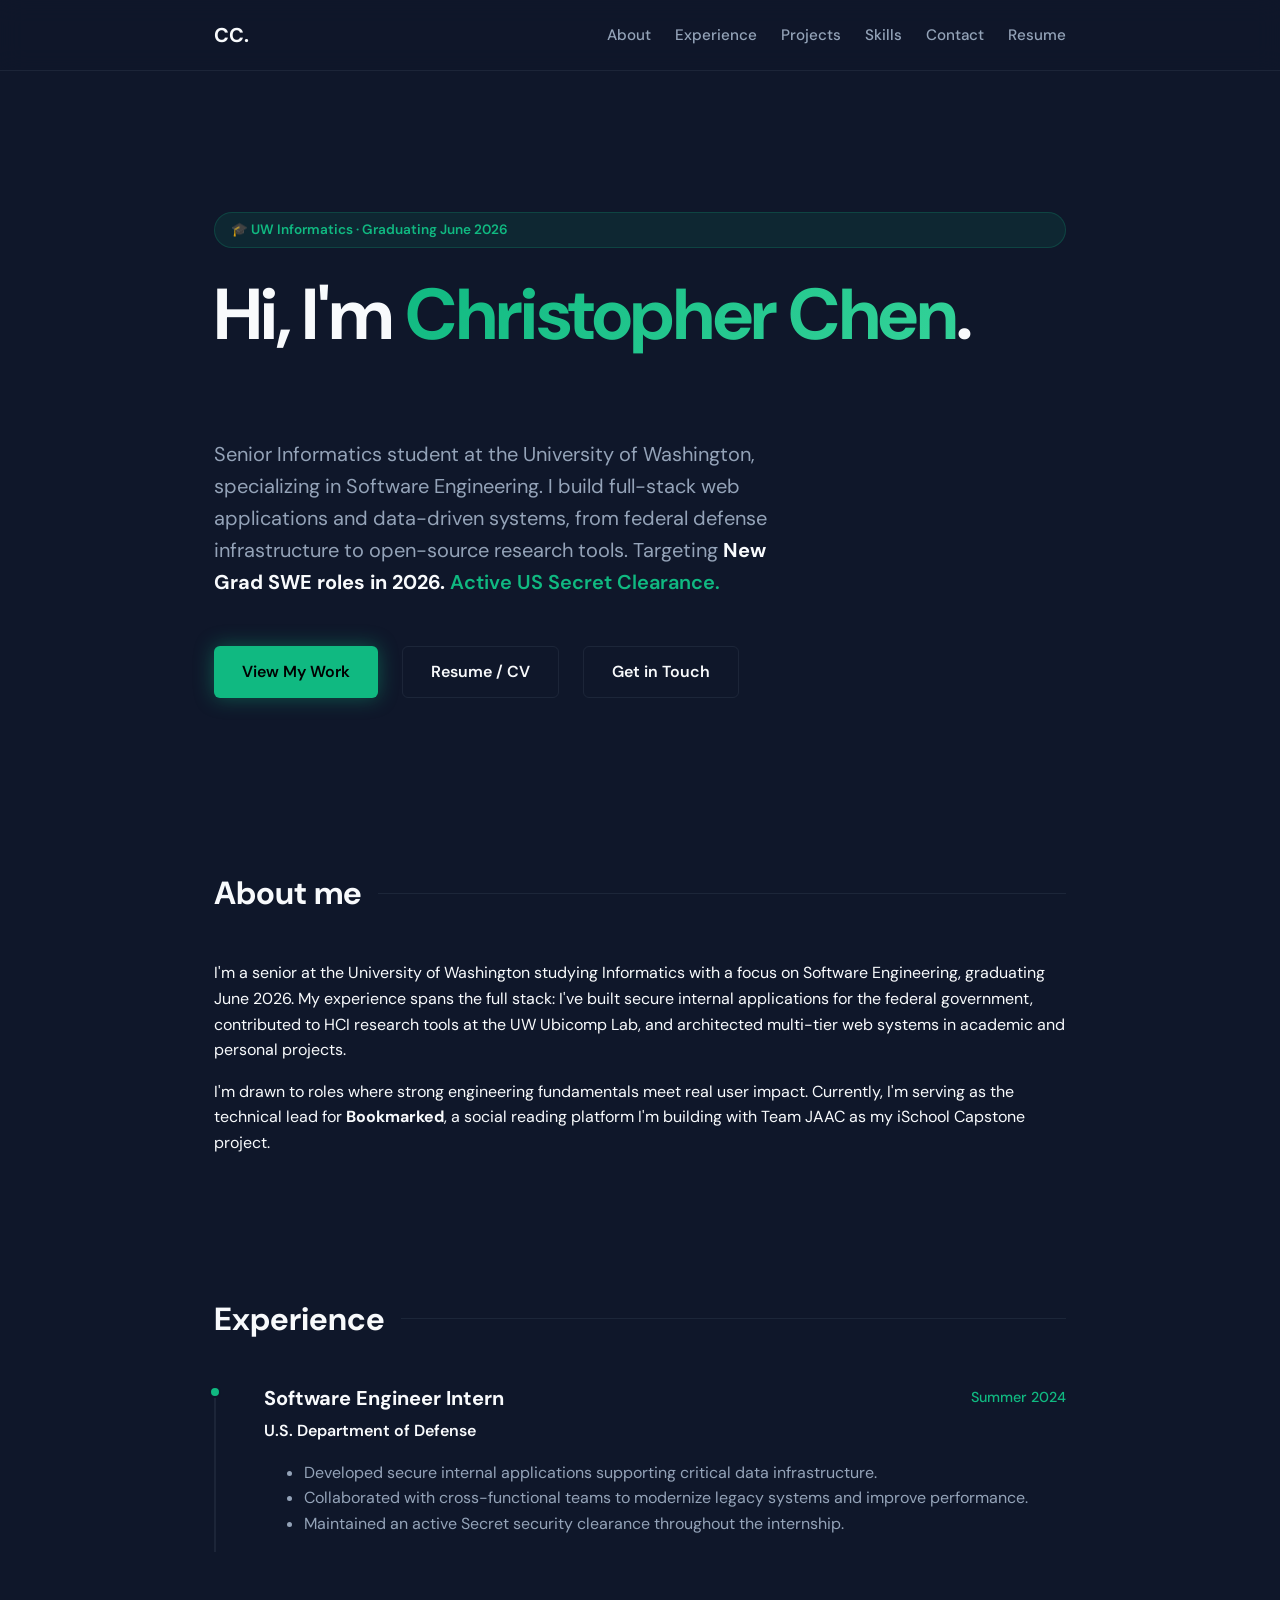
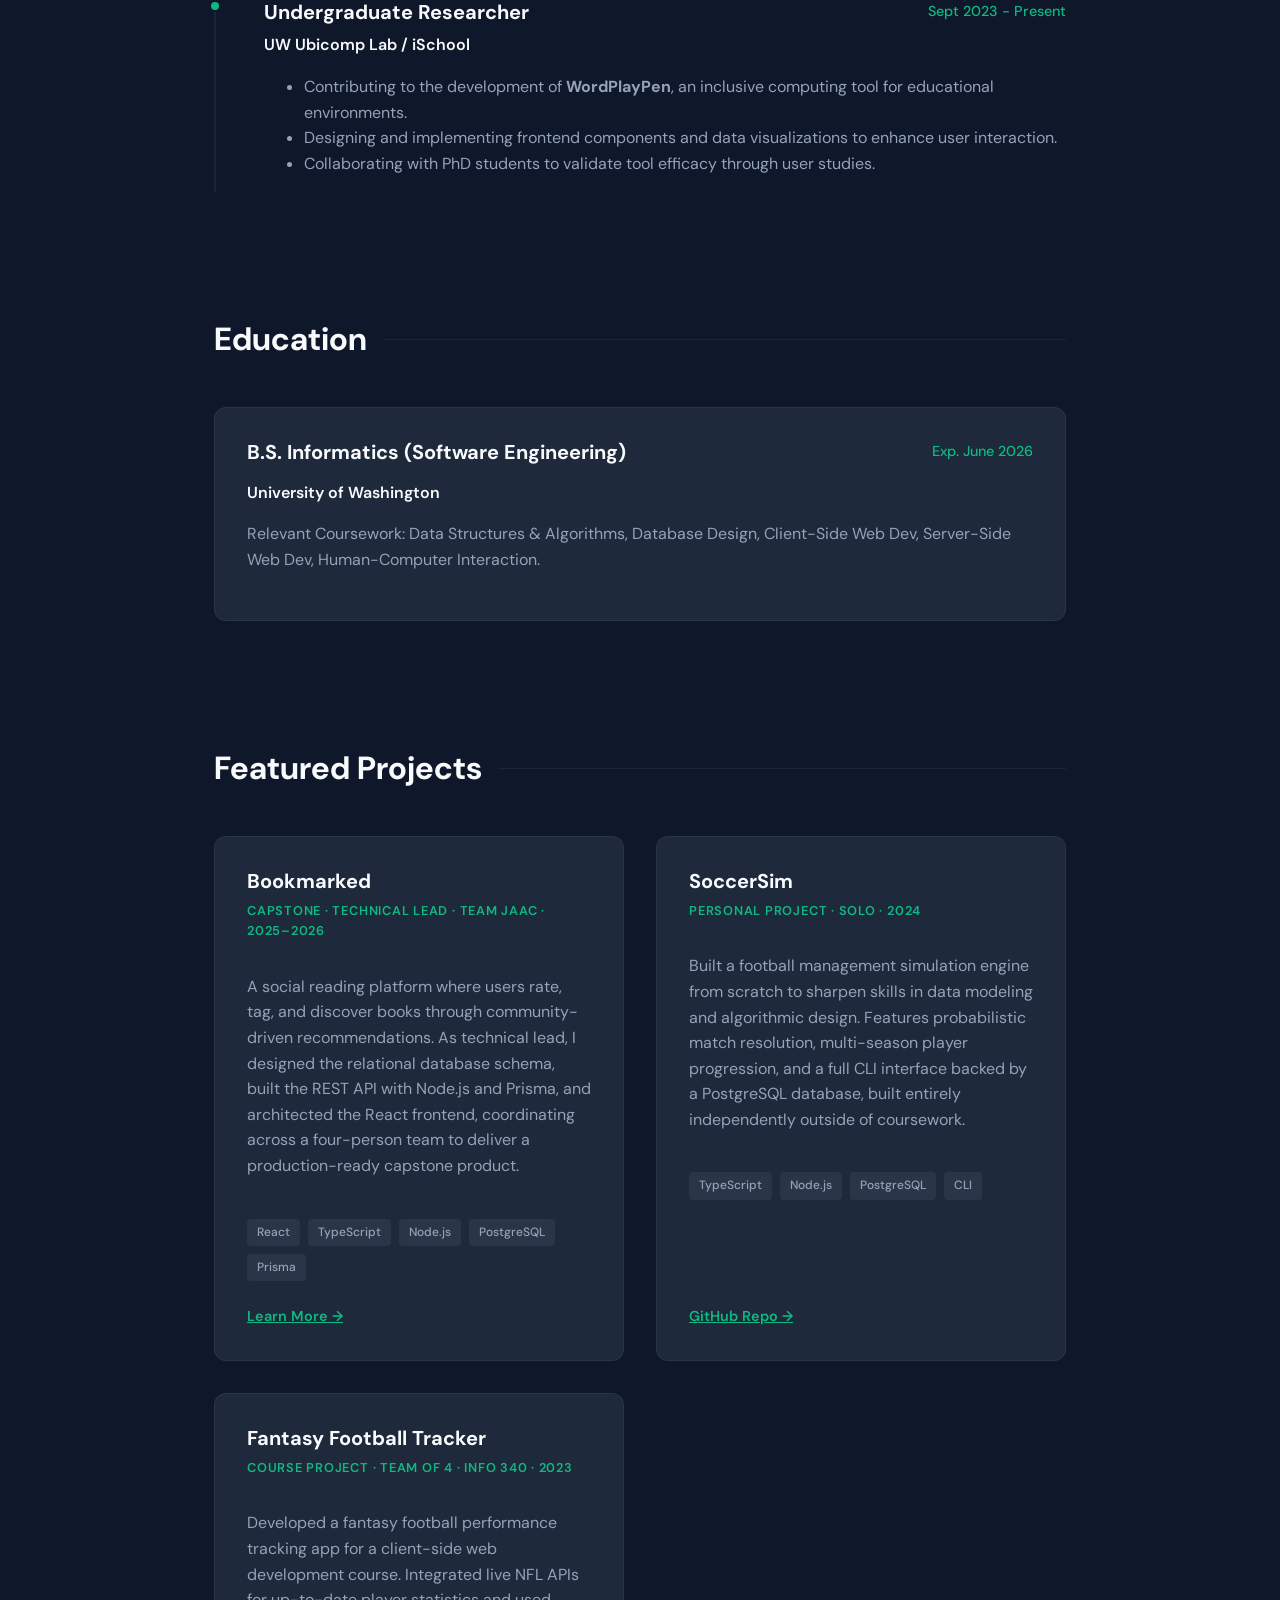
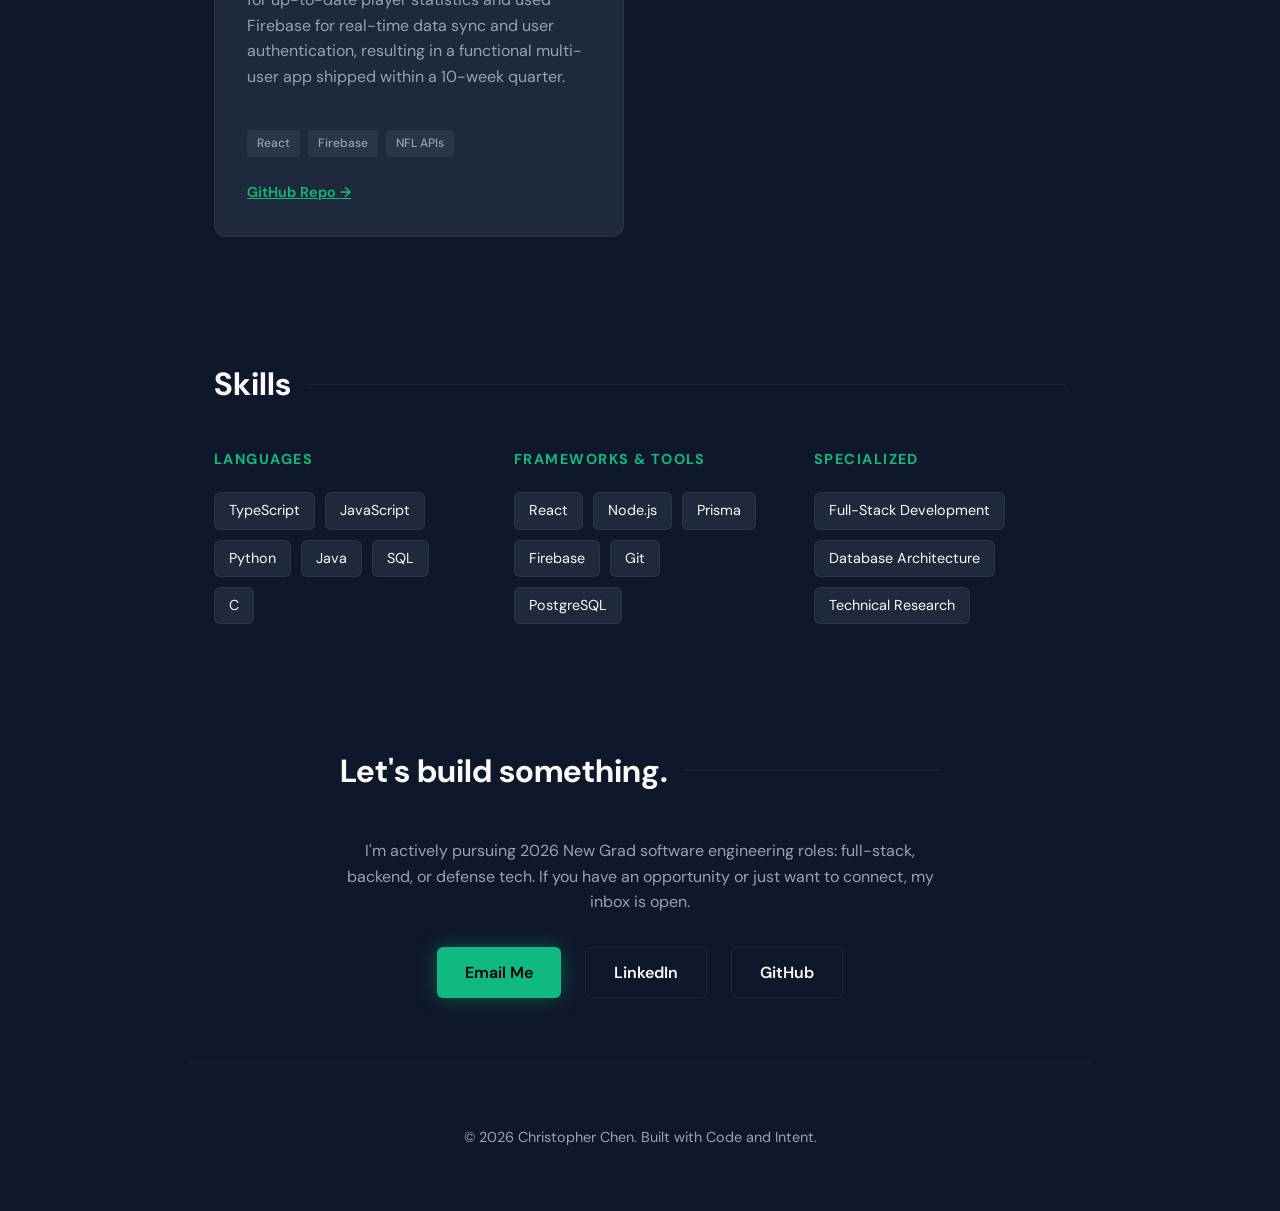
<file: index.html>
<!DOCTYPE html>
<html lang="en">
<head>
  <meta charset="UTF-8">
  <meta name="viewport" content="width=device-width, initial-scale=1.0">
  <title>Christopher Chen | Software Engineer</title>
  
  <link rel="preconnect" href="https://fonts.googleapis.com">
  <link rel="preconnect" href="https://fonts.gstatic.com" crossorigin>
  <link href="https://fonts.googleapis.com/css2?family=DM+Sans:opsz,wght@9..40,400;9..40,500;9..40,700&display=swap" rel="stylesheet">
  
  <link rel="stylesheet" href="css/style.css">
</head>
<body>
  <header class="site-header">
    <div class="container nav">
      <a href="#hero" class="nav-logo">CC.</a>
      <ul class="nav-menu">
        <li><a href="#about">About</a></li>
        <li><a href="#experience">Experience</a></li>
        <li><a href="#projects">Projects</a></li>
        <li><a href="#skills">Skills</a></li>
        <li><a href="#contact">Contact</a></li>
        <li><a href="https://www.overleaf.com/read/cmgbgrycpxhw#81fbb8" target="_blank">Resume</a></li>
      </ul>
      <button class="nav-toggle" aria-expanded="false" aria-label="Toggle Navigation">&#9776;</button>
    </div>
  </header>

  <main class="container">
    <section id="hero" class="hero reveal">
      <div class="hero-badge">🎓 UW Informatics · Graduating June 2026</div>
      <h1>Hi, I'm <span class="text-gradient">Christopher Chen</span>.</h1>
      <p>Senior Informatics student at the University of Washington, specializing in Software Engineering. I build full-stack web applications and data-driven systems, from federal defense infrastructure to open-source research tools. Targeting <strong style="color: var(--color-text);">New Grad SWE roles in 2026.</strong> <span class="text-primary">Active US Secret Clearance.</span></p>
      
      <div class="hero-actions">
        <a href="#projects" class="btn btn-primary">View My Work</a>
        <a href="https://www.overleaf.com/read/cmgbgrycpxhw#81fbb8" target="_blank" class="btn btn-outline">Resume / CV</a>
        <a href="#contact" class="btn btn-outline">Get in Touch</a>
      </div>
    </section>

    <section id="about" class="section reveal">
      <h2>About me</h2>
      <div class="about-content">
        <p>I'm a senior at the University of Washington studying Informatics with a focus on Software Engineering, graduating June 2026. My experience spans the full stack: I've built secure internal applications for the federal government, contributed to HCI research tools at the UW Ubicomp Lab, and architected multi-tier web systems in academic and personal projects.</p>
        <p>I'm drawn to roles where strong engineering fundamentals meet real user impact. Currently, I'm serving as the technical lead for <strong>Bookmarked</strong>, a social reading platform I'm building with Team JAAC as my iSchool Capstone project.</p>
      </div>
    </section>

    <section id="experience" class="section reveal">
      <h2>Experience</h2>
      <div class="timeline">
        <div class="timeline-item">
          <div class="timeline-header">
            <h3>Software Engineer Intern</h3>
            <span class="timeline-date">Summer 2024</span>
          </div>
          <div class="timeline-org">U.S. Department of Defense</div>
          <ul class="text-muted">
            <li>Developed secure internal applications supporting critical data infrastructure.</li>
            <li>Collaborated with cross-functional teams to modernize legacy systems and improve performance.</li>
            <li>Maintained an active Secret security clearance throughout the internship.</li>
          </ul>
        </div>

        <div class="timeline-item">
          <div class="timeline-header">
            <h3>Undergraduate Researcher</h3>
            <span class="timeline-date">Sept 2023 - Present</span>
          </div>
          <div class="timeline-org">UW Ubicomp Lab / iSchool</div>
          <ul class="text-muted">
            <li>Contributing to the development of <strong>WordPlayPen</strong>, an inclusive computing tool for educational environments.</li>
            <li>Designing and implementing frontend components and data visualizations to enhance user interaction.</li>
            <li>Collaborating with PhD students to validate tool efficacy through user studies.</li>
          </ul>
        </div>
      </div>
    </section>

    <section id="education" class="section reveal">
      <h2>Education</h2>
      <div class="project-card">
        <div class="timeline-header">
          <h3>B.S. Informatics (Software Engineering)</h3>
          <span class="timeline-date">Exp. June 2026</span>
        </div>
        <div class="timeline-org">University of Washington</div>
        <p class="text-muted">Relevant Coursework: Data Structures & Algorithms, Database Design, Client-Side Web Dev, Server-Side Web Dev, Human-Computer Interaction.</p>
      </div>
    </section>

    <section id="projects" class="section reveal">
      <h2>Featured Projects</h2>
      <div class="project-grid">
        <article class="project-card">
          <h3>Bookmarked</h3>
          <p class="project-context">Capstone · Technical Lead · Team JAAC · 2025–2026</p>
          <p class="text-muted">A social reading platform where users rate, tag, and discover books through community-driven recommendations. As technical lead, I designed the relational database schema, built the REST API with Node.js and Prisma, and architected the React frontend, coordinating across a four-person team to deliver a production-ready capstone product.</p>
          <div class="project-tags">
            <span class="tag">React</span>
            <span class="tag">TypeScript</span>
            <span class="tag">Node.js</span>
            <span class="tag">PostgreSQL</span>
            <span class="tag">Prisma</span>
          </div>
          <a href="bookmarked.html">Learn More →</a>
        </article>

        <article class="project-card">
          <h3>SoccerSim</h3>
          <p class="project-context">Personal Project · Solo · 2024</p>
          <p class="text-muted">Built a football management simulation engine from scratch to sharpen skills in data modeling and algorithmic design. Features probabilistic match resolution, multi-season player progression, and a full CLI interface backed by a PostgreSQL database, built entirely independently outside of coursework.</p>
          <div class="project-tags">
            <span class="tag">TypeScript</span>
            <span class="tag">Node.js</span>
            <span class="tag">PostgreSQL</span>
            <span class="tag">CLI</span>
          </div>
          <a href="https://github.com/cmchen22/Soccer-Sim" target="_blank">GitHub Repo →</a>
        </article>

        <article class="project-card">
          <h3>Fantasy Football Tracker</h3>
          <p class="project-context">Course Project · Team of 4 · INFO 340 · 2023</p>
          <p class="text-muted">Developed a fantasy football performance tracking app for a client-side web development course. Integrated live NFL APIs for up-to-date player statistics and used Firebase for real-time data sync and user authentication, resulting in a functional multi-user app shipped within a 10-week quarter.</p>
          <div class="project-tags">
            <span class="tag">React</span>
            <span class="tag">Firebase</span>
            <span class="tag">NFL APIs</span>
          </div>
          <a href="https://github.com/info340-au23a/project-340-group-a1" target="_blank">GitHub Repo →</a>
        </article>
      </div>
    </section>

    <section id="skills" class="section reveal">
      <h2>Skills</h2>
      <div class="skill-groups">
        <div class="skill-group">
          <h4>Languages</h4>
          <ul class="skills-list">
            <li>TypeScript</li><li>JavaScript</li><li>Python</li><li>Java</li><li>SQL</li><li>C</li>
          </ul>
        </div>
        <div class="skill-group">
          <h4>Frameworks & Tools</h4>
          <ul class="skills-list">
            <li>React</li><li>Node.js</li><li>Prisma</li><li>Firebase</li><li>Git</li><li>PostgreSQL</li>
          </ul>
        </div>
        <div class="skill-group">
          <h4>Specialized</h4>
          <ul class="skills-list">
            <li>Full-Stack Development</li><li>Database Architecture</li><li>Technical Research</li>
          </ul>
        </div>
      </div>
    </section>

    <section id="contact" class="section reveal">
      <div class="contact-content">
        <h2>Let's build something.</h2>
        <p class="text-muted">I'm actively pursuing 2026 New Grad software engineering roles: full-stack, backend, or defense tech. If you have an opportunity or just want to connect, my inbox is open.</p>
        <div class="hero-actions" style="justify-content: center; margin-top: var(--space-lg);">
          <a href="mailto:cmchen22@uw.edu" class="btn btn-primary">Email Me</a>
          <a href="https://www.linkedin.com/in/christopher-chen-tech/" target="_blank" class="btn btn-outline">LinkedIn</a>
          <a href="https://github.com/cmchen22" target="_blank" class="btn btn-outline">GitHub</a>
        </div>
      </div>
    </section>
  </main>

  <footer class="container site-footer">
    <p>© <span id="year"></span> Christopher Chen. Built with Code and Intent.</p>
  </footer>

  <script src="js/main.js"></script>
</body>
</html>
</file>
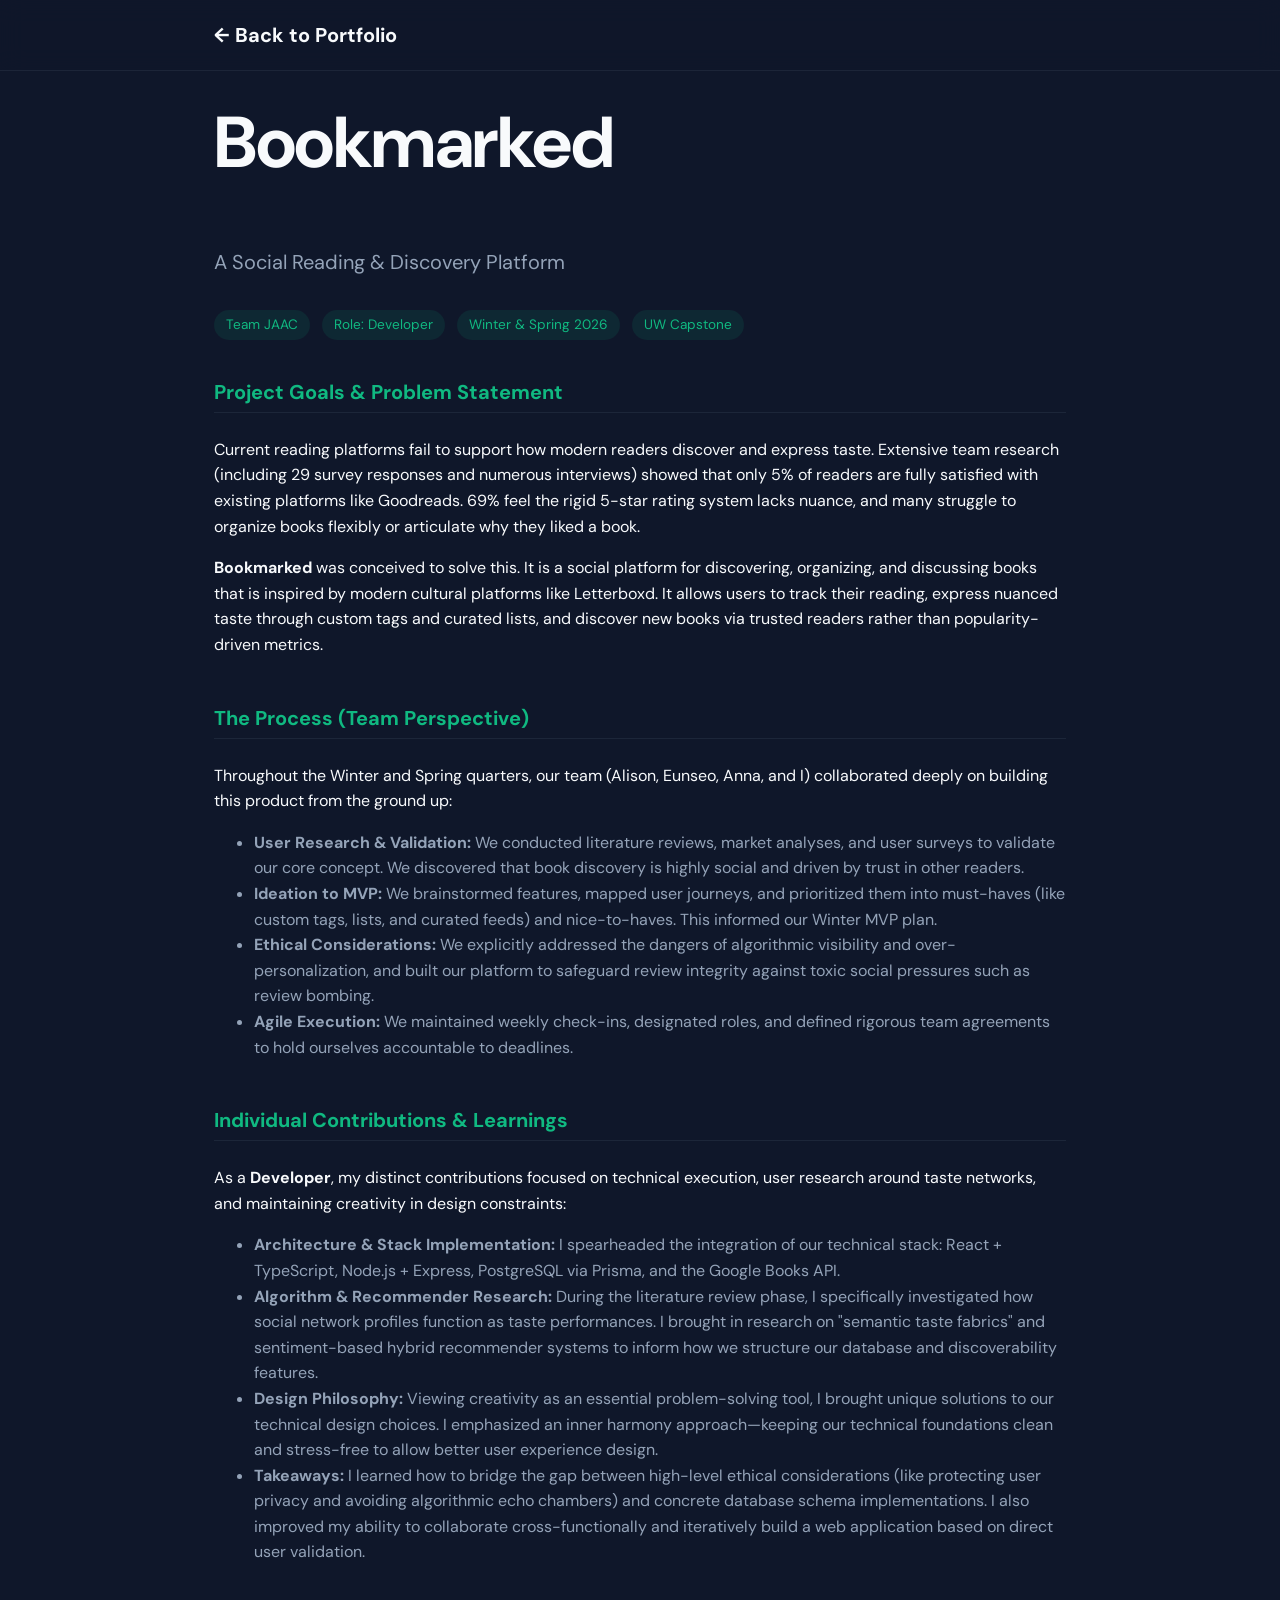
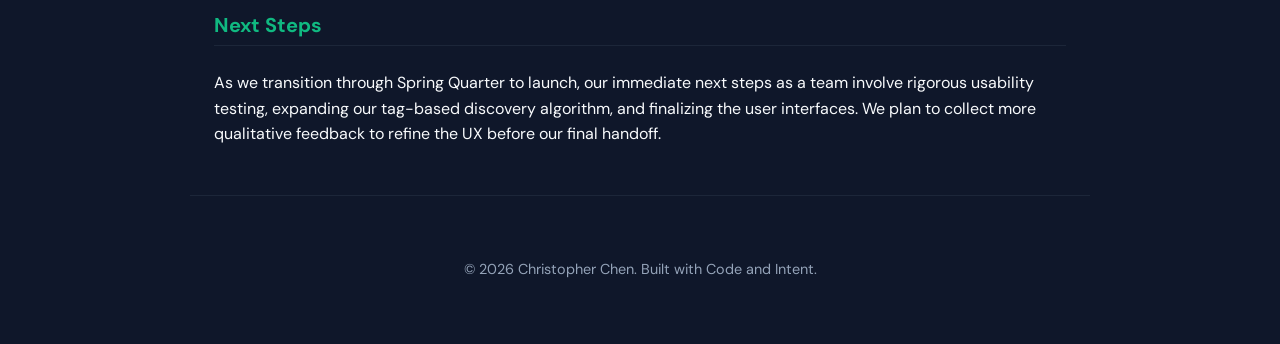
<file: bookmarked.html>
<!DOCTYPE html>
<html lang="en">
<head>
  <meta charset="UTF-8">
  <meta name="viewport" content="width=device-width, initial-scale=1.0">
  <title>Bookmarked | Capstone Project</title>
  
  <link rel="preconnect" href="https://fonts.googleapis.com">
  <link rel="preconnect" href="https://fonts.gstatic.com" crossorigin>
  <link href="https://fonts.googleapis.com/css2?family=DM+Sans:opsz,wght@9..40,400;9..40,500;9..40,700&display=swap" rel="stylesheet">
  
  <link rel="stylesheet" href="css/style.css">
  <style>
    .case-study { margin-top: 100px; }
    .case-section { margin-bottom: var(--space-xl); }
    .case-section h3 { color: var(--color-primary); margin-bottom: var(--space-md); border-bottom: 1px solid var(--color-border); padding-bottom: 8px;}
    .capsule {
        display: inline-block;
        padding: 4px 12px;
        background: rgba(16, 185, 129, 0.1);
        border-radius: 100px;
        font-size: 0.85rem;
        color: var(--color-primary);
        margin-right: 8px;
        margin-bottom: 8px;
    }
  </style>
</head>
<body>
  <header class="site-header">
    <div class="container nav">
      <a href="index.html" class="nav-logo">← Back to Portfolio</a>
    </div>
  </header>

  <main class="container">
    <section class="case-study reveal">
      <h1>Bookmarked</h1>
      <p style="font-size: 1.25rem; color: var(--color-text-muted);">A Social Reading & Discovery Platform</p>
      
      <div style="margin: var(--space-lg) 0;">
          <span class="capsule">Team JAAC</span>
          <span class="capsule">Role: Developer</span>
          <span class="capsule">Winter & Spring 2026</span>
          <span class="capsule">UW Capstone</span>
      </div>

      <div class="case-section">
        <h3>Project Goals & Problem Statement</h3>
        <p>Current reading platforms fail to support how modern readers discover and express taste. Extensive team research (including 29 survey responses and numerous interviews) showed that only 5% of readers are fully satisfied with existing platforms like Goodreads. 69% feel the rigid 5-star rating system lacks nuance, and many struggle to organize books flexibly or articulate why they liked a book.</p>
        <p><strong>Bookmarked</strong> was conceived to solve this. It is a social platform for discovering, organizing, and discussing books that is inspired by modern cultural platforms like Letterboxd. It allows users to track their reading, express nuanced taste through custom tags and curated lists, and discover new books via trusted readers rather than popularity-driven metrics.</p>
      </div>

      <div class="case-section">
        <h3>The Process (Team Perspective)</h3>
        <p>Throughout the Winter and Spring quarters, our team (Alison, Eunseo, Anna, and I) collaborated deeply on building this product from the ground up:</p>
        <ul class="text-muted">
            <li><strong>User Research & Validation:</strong> We conducted literature reviews, market analyses, and user surveys to validate our core concept. We discovered that book discovery is highly social and driven by trust in other readers.</li>
            <li><strong>Ideation to MVP:</strong> We brainstormed features, mapped user journeys, and prioritized them into must-haves (like custom tags, lists, and curated feeds) and nice-to-haves. This informed our Winter MVP plan.</li>
            <li><strong>Ethical Considerations:</strong> We explicitly addressed the dangers of algorithmic visibility and over-personalization, and built our platform to safeguard review integrity against toxic social pressures such as review bombing.</li>
            <li><strong>Agile Execution:</strong> We maintained weekly check-ins, designated roles, and defined rigorous team agreements to hold ourselves accountable to deadlines.</li>
        </ul>
      </div>

      <div class="case-section">
        <h3>Individual Contributions & Learnings</h3>
        <p>As a <strong>Developer</strong>, my distinct contributions focused on technical execution, user research around taste networks, and maintaining creativity in design constraints:</p>
        <ul class="text-muted">
            <li><strong>Architecture & Stack Implementation:</strong> I spearheaded the integration of our technical stack: React + TypeScript, Node.js + Express, PostgreSQL via Prisma, and the Google Books API.</li>
            <li><strong>Algorithm & Recommender Research:</strong> During the literature review phase, I specifically investigated how social network profiles function as taste performances. I brought in research on "semantic taste fabrics" and sentiment-based hybrid recommender systems to inform how we structure our database and discoverability features.</li>
            <li><strong>Design Philosophy:</strong> Viewing creativity as an essential problem-solving tool, I brought unique solutions to our technical design choices. I emphasized an inner harmony approach—keeping our technical foundations clean and stress-free to allow better user experience design.</li>
            <li><strong>Takeaways:</strong> I learned how to bridge the gap between high-level ethical considerations (like protecting user privacy and avoiding algorithmic echo chambers) and concrete database schema implementations. I also improved my ability to collaborate cross-functionally and iteratively build a web application based on direct user validation.</li>
        </ul>
      </div>

      <div class="case-section">
        <h3>Next Steps</h3>
        <p>As we transition through Spring Quarter to launch, our immediate next steps as a team involve rigorous usability testing, expanding our tag-based discovery algorithm, and finalizing the user interfaces. We plan to collect more qualitative feedback to refine the UX before our final handoff.</p>
      </div>
    </section>
  </main>

  <footer class="container site-footer">
    <p>© 2026 Christopher Chen. Built with Code and Intent.</p>
  </footer>
  <script src="js/main.js"></script>
</body>
</html>
</file>
<file: css/style.css>
/* --- Design System & Variables --- */
:root {
  --color-bg: #0f172a;
  --color-surface: #1e293b;
  --color-surface-hover: #2d3748;
  --color-primary: #10b981;
  --color-primary-glow: rgba(16, 185, 129, 0.4);
  --color-accent: #34d399;
  --color-text: #f8fafc;
  --color-text-muted: #94a3b8;
  --color-border: rgba(148, 163, 184, 0.1);
  --font-sans: "DM Sans", system-ui, -apple-system, sans-serif;

  --space-xs: 0.5rem;
  --space-sm: 1rem;
  --space-md: 1.5rem;
  --space-lg: 2rem;
  --space-xl: 3rem;
  --space-2xl: 4rem;

  --radius-sm: 6px;
  --radius-md: 12px;
  --radius-lg: 20px;

  --transition: all 0.3s cubic-bezier(0.4, 0, 0.2, 1);
  --shadow: 0 4px 6px -1px rgba(0, 0, 0, 0.1), 0 2px 4px -1px rgba(0, 0, 0, 0.06);
  --shadow-hover: 0 20px 25px -5px rgba(0, 0, 0, 0.2), 0 10px 10px -5px rgba(0, 0, 0, 0.04);
}

/* --- Reset & Base --- */
*,
*::before,
*::after {
  box-sizing: border-box;
}

html {
  scroll-behavior: smooth;
}

body {
  margin: 0;
  padding: 0;
  font-family: var(--font-sans);
  background: var(--color-bg);
  color: var(--color-text);
  line-height: 1.6;
  overflow-x: hidden;
  -webkit-font-smoothing: antialiased;
}

/* --- Layout --- */
.container {
  max-width: 900px;
  margin: 0 auto;
  padding: 0 var(--space-md);
}

.section {
  padding: var(--space-2xl) 0;
  position: relative;
}

/* --- Typography --- */
h1,
h2,
h3,
h4 {
  font-weight: 700;
  line-height: 1.2;
  margin-top: 0;
}

h1 {
  font-size: clamp(2.5rem, 8vw, 4.5rem);
  letter-spacing: -0.02em;
}

h2 {
  font-size: 2rem;
  margin-bottom: var(--space-xl);
  display: flex;
  align-items: center;
  gap: var(--space-sm);
}

h2::after {
  content: "";
  height: 1px;
  flex: 1;
  background: var(--color-border);
}

h3 {
  font-size: 1.25rem;
}

.text-gradient {
  background: linear-gradient(135deg, var(--color-primary), var(--color-accent));
  -webkit-background-clip: text;
  background-clip: text;
  -webkit-text-fill-color: transparent;
}

.text-muted {
  color: var(--color-text-muted);
}

.text-primary {
  color: var(--color-primary);
  font-weight: 600;
}

/* --- Nav --- */
.site-header {
  position: fixed;
  top: 0;
  width: 100%;
  z-index: 1000;
  background: rgba(15, 23, 42, 0.8);
  backdrop-filter: blur(12px);
  border-bottom: 1px solid var(--color-border);
  transition: var(--transition);
}

.nav {
  display: flex;
  justify-content: space-between;
  align-items: center;
  height: 70px;
}

.nav-logo {
  font-weight: 700;
  font-size: 1.25rem;
  color: var(--color-text);
  text-decoration: none;
}

.nav-menu {
  display: flex;
  gap: var(--space-md);
  list-style: none;
  margin: 0;
  padding: 0;
}

.nav-menu a {
  text-decoration: none;
  color: var(--color-text-muted);
  font-weight: 500;
  font-size: 0.95rem;
  transition: var(--transition);
}

.nav-menu a:hover,
.nav-menu a.active {
  color: var(--color-primary);
}

.nav-toggle {
  display: none;
  background: none;
  border: none;
  color: var(--color-text);
  font-size: 1.4rem;
  cursor: pointer;
  padding: 4px 8px;
}

@media (max-width: 640px) {
  .nav-menu {
    display: none;
  }

  .nav-menu.is-open {
    display: flex;
    flex-direction: column;
    position: fixed;
    top: 70px;
    left: 0;
    right: 0;
    background: var(--color-surface);
    border-bottom: 1px solid var(--color-border);
    padding: var(--space-md) var(--space-lg);
    gap: var(--space-md);
    z-index: 999;
  }

  .nav-toggle {
    display: flex;
    align-items: center;
  }
}

/* --- Hero --- */
.hero {
  min-height: 90vh;
  display: flex;
  flex-direction: column;
  justify-content: center;
  padding-top: 100px;
}

.hero-badge {
  display: inline-flex;
  align-items: center;
  gap: var(--space-xs);
  padding: 6px 16px;
  background: rgba(16, 185, 129, 0.1);
  border: 1px solid rgba(16, 185, 129, 0.2);
  border-radius: 100px;
  color: var(--color-primary);
  font-size: 0.85rem;
  font-weight: 600;
  margin-bottom: var(--space-md);
}

.hero p {
  font-size: 1.25rem;
  color: var(--color-text-muted);
  max-width: 600px;
  margin-bottom: var(--space-xl);
}

.hero-actions {
  display: flex;
  gap: var(--space-md);
  flex-wrap: wrap;
}

/* --- Buttons --- */
.btn {
  display: inline-flex;
  align-items: center;
  justify-content: center;
  padding: 12px 28px;
  border-radius: var(--radius-sm);
  font-weight: 600;
  text-decoration: none;
  transition: var(--transition);
  cursor: pointer;
}

.btn-primary {
  background: var(--color-primary);
  color: #000;
  box-shadow: 0 0 20px var(--color-primary-glow);
}

.btn-primary:hover {
  transform: translateY(-2px);
  box-shadow: 0 0 30px var(--color-primary-glow);
}

.btn-outline {
  border: 1px solid var(--color-border);
  color: var(--color-text);
}

.btn-outline:hover {
  border-color: var(--color-primary);
  color: var(--color-primary);
  background: rgba(16, 185, 129, 0.05);
}

/* --- Experience & Timeline --- */
.timeline {
  display: flex;
  flex-direction: column;
  gap: var(--space-xl);
}

.timeline-item {
  position: relative;
  padding-left: var(--space-xl);
  border-left: 2px solid var(--color-border);
}

.timeline-item::before {
  content: "";
  position: absolute;
  left: -7px;
  top: 0;
  width: 12px;
  height: 12px;
  border-radius: 50%;
  background: var(--color-primary);
  border: 2px solid var(--color-bg);
}

.timeline-header {
  display: flex;
  justify-content: space-between;
  align-items: flex-start;
  margin-bottom: var(--space-xs);
}

.timeline-header h3 {
  margin-bottom: 0;
}

.timeline-org {
  font-weight: 600;
  color: var(--color-text);
}

.timeline-date {
  font-size: 0.9rem;
  color: var(--color-primary);
  font-weight: 500;
}

/* --- Projects --- */
.project-grid {
  display: grid;
  grid-template-columns: repeat(auto-fill, minmax(350px, 1fr));
  gap: var(--space-lg);
}

@media (max-width: 640px) {
  .project-grid {
    grid-template-columns: 1fr;
  }
}

.project-card {
  background: var(--color-surface);
  border: 1px solid var(--color-border);
  border-radius: var(--radius-md);
  padding: var(--space-lg);
  transition: var(--transition);
  display: flex;
  flex-direction: column;
  height: 100%;
}

.project-card:hover {
  transform: translateY(-5px);
  border-color: rgba(16, 185, 129, 0.3);
  box-shadow: var(--shadow-hover);
}

.project-card h3 {
  margin-bottom: var(--space-xs);
}

.project-context {
  font-size: 0.8rem;
  font-weight: 600;
  text-transform: uppercase;
  letter-spacing: 0.06em;
  color: var(--color-primary);
  margin: 0 0 var(--space-sm);
}

.project-tags {
  display: flex;
  flex-wrap: wrap;
  gap: 8px;
  margin: var(--space-md) 0;
}

.tag {
  font-size: 0.75rem;
  padding: 4px 10px;
  background: rgba(148, 163, 184, 0.1);
  color: var(--color-text-muted);
  border-radius: 4px;
  font-weight: 500;
}

.project-card a {
  margin-top: auto;
  font-weight: 600;
  font-size: 0.9rem;
  color: var(--color-primary);
  display: flex;
  align-items: center;
  gap: 4px;
}

/* --- Skills --- */
.skill-groups {
  display: grid;
  grid-template-columns: repeat(auto-fit, minmax(250px, 1fr));
  gap: var(--space-xl);
}

.skill-group h4 {
  font-size: 0.9rem;
  text-transform: uppercase;
  letter-spacing: 0.1em;
  color: var(--color-primary);
  margin-bottom: var(--space-md);
}

.skills-list {
  display: flex;
  flex-wrap: wrap;
  gap: 10px;
  list-style: none;
  padding: 0;
  margin: 0;
}

.skills-list li {
  padding: 6px 14px;
  background: var(--color-surface);
  border: 1px solid var(--color-border);
  border-radius: 6px;
  font-size: 0.9rem;
  color: var(--color-text);
  transition: var(--transition);
}

.skills-list li:hover {
  border-color: var(--color-primary);
  color: var(--color-primary);
}

/* --- Contact --- */
.contact-content {
  text-align: center;
  max-width: 600px;
  margin: 0 auto;
}

/* --- Animations --- */
.reveal {
  opacity: 0;
  transform: translateY(30px);
  transition: opacity 0.8s ease-out, transform 0.8s ease-out;
}

.reveal.active {
  opacity: 1;
  transform: translateY(0);
}

/* --- Footer --- */
.site-footer {
  padding: var(--space-xl) 0;
  border-top: 1px solid var(--color-border);
  text-align: center;
  font-size: 0.9rem;
  color: var(--color-text-muted);
}
</file>
